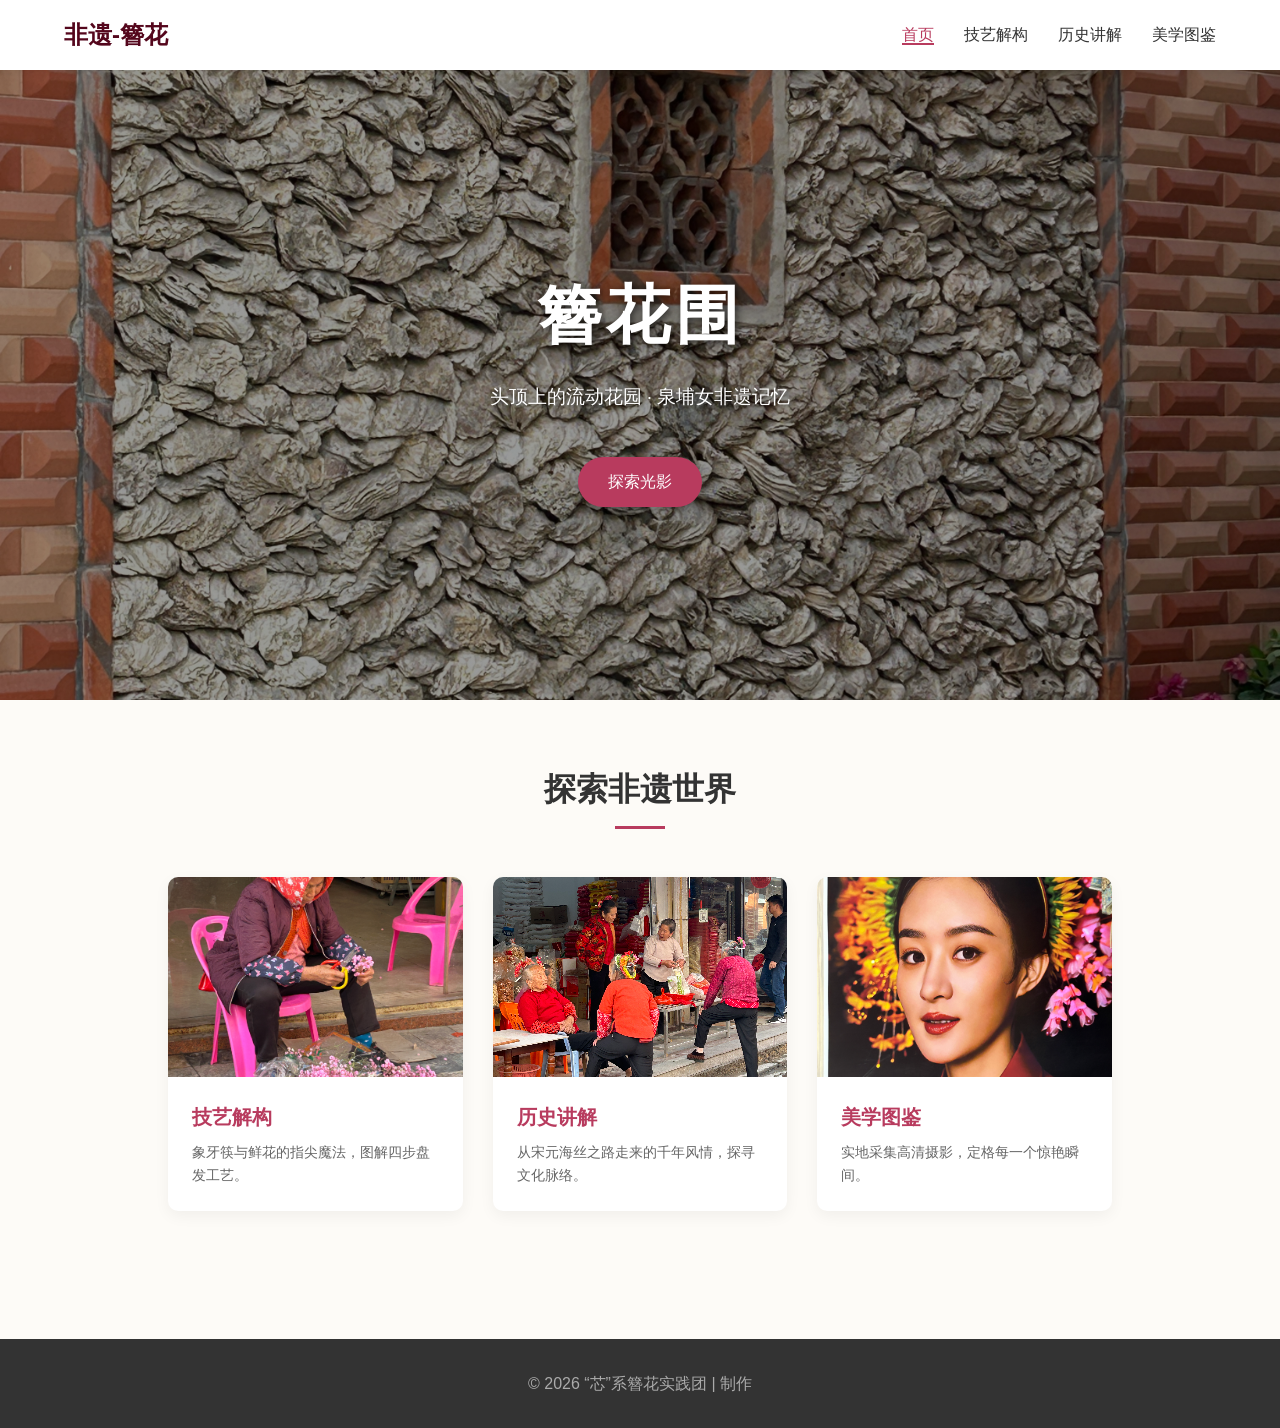
<file: index.html>
<!DOCTYPE html>
<html lang="zh-CN">
<head>
    <meta charset="UTF-8">
    <meta name="viewport" content="width=device-width, initial-scale=1.0">
    <title>簪花·顶上繁花 - 首页</title>
    <link rel="stylesheet" href="style.css">
</head>
<body>
    <nav class="navbar">
        <div class="logo">非遗-簪花</div>
        <ul class="nav-links">
            <li><a href="index.html" class="active">首页</a></li>
            <li><a href="technique.html">技艺解构</a></li>
            <li><a href="history.html">历史讲解</a></li>
            <li><a href="gallery.html">美学图鉴</a></li>
        </ul>
    </nav>

    <header class="hero">
    <div class="hero-bg-animated"></div> <div class="hero-content">
        <h1>簪花围</h1>
        <p>头顶上的流动花园 · 泉埔女非遗记忆</p>
        <a href="gallery.html" class="btn">探索光影</a>
    </div>
</header>

    <section class="container">
        <h2 class="section-title">探索非遗世界</h2>
        <div class="cards-container">
            <a href="technique.html" class="feature-card">
                <div class="card-img" style="background-image: url('images/IMG_9355.JPG');"></div> <h3>技艺解构</h3>
                <p>象牙筷与鲜花的指尖魔法，图解四步盘发工艺。</p>
            </a>
            <a href="history.html" class="feature-card">
                <div class="card-img" style="background-image: url('images/IMG_9357.JPG');"></div> <h3>历史讲解</h3>
                <p>从宋元海丝之路走来的千年风情，探寻文化脉络。</p>
            </a>
            <a href="gallery.html" class="feature-card">
                <div class="card-img" style="background-image: url('images/IMG_9347.JPG');"></div> <h3>美学图鉴</h3>
                <p>实地采集高清摄影，定格每一个惊艳瞬间。</p>
            </a>
        </div>
    </section>

    <footer>
        <p>&copy; 2026 “芯”系簪花实践团 | 制作</p>
    </footer>
</body>
</html>
</file>
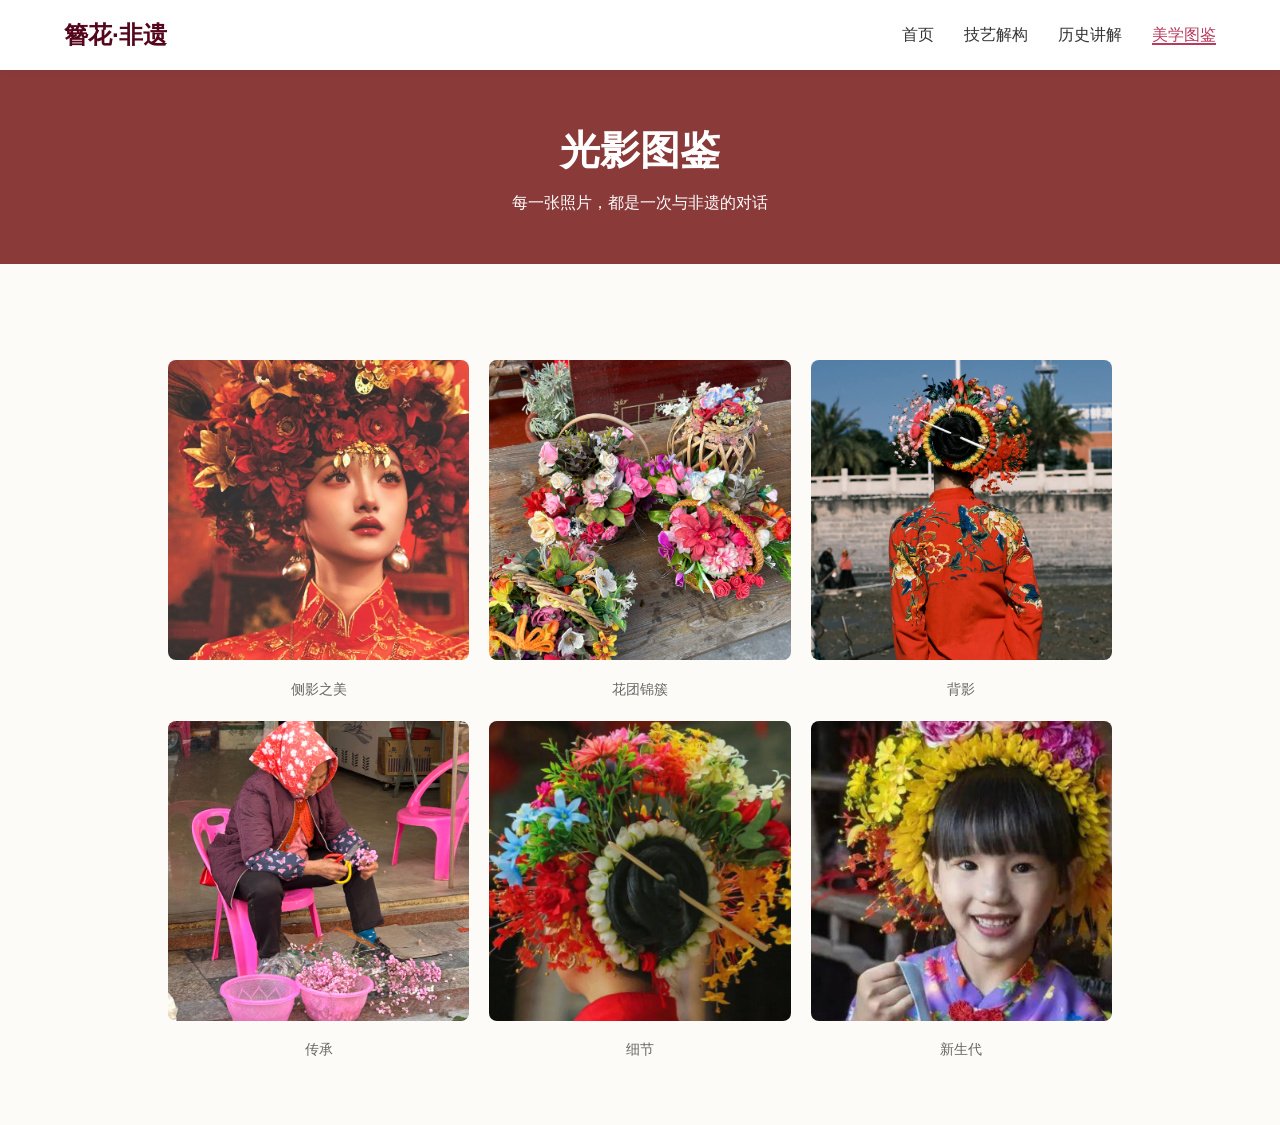
<file: gallery.html>
<!DOCTYPE html>
<html lang="zh-CN">
<head>
    <meta charset="UTF-8">
    <title>美学图鉴 - 簪花</title>
    <link rel="stylesheet" href="style.css">
</head>
<body>
    <nav class="navbar">
        <div class="logo">簪花·非遗</div>
        <ul class="nav-links">
            <li><a href="index.html">首页</a></li>
            <li><a href="technique.html">技艺解构</a></li>
            <li><a href="history.html">历史讲解</a></li>
            <li><a href="gallery.html" class="active">美学图鉴</a></li>
        </ul>
    </nav>

    <div class="page-header">
        <h1>光影图鉴</h1>
        <p>每一张照片，都是一次与非遗的对话</p>
    </div>

    <div class="gallery-grid container">
        <div class="photo-card"><img src="images/IMG_9345.JPG"><p>侧影之美</p></div>
        <div class="photo-card"><img src="images/IMG_9361.JPG"><p>花团锦簇</p></div>
        <div class="photo-card"><img src="images/back.png"><p>背影</p></div>
        <div class="photo-card"><img src="images/IMG_9355.JPG"><p>传承</p></div>
        <div class="photo-card"><img src="images/detail.png"><p>细节</p></div>
        <div class="photo-card"><img src="images/kid.png"><p>新生代</p></div>
    </div>
</body>
</html>
</file>
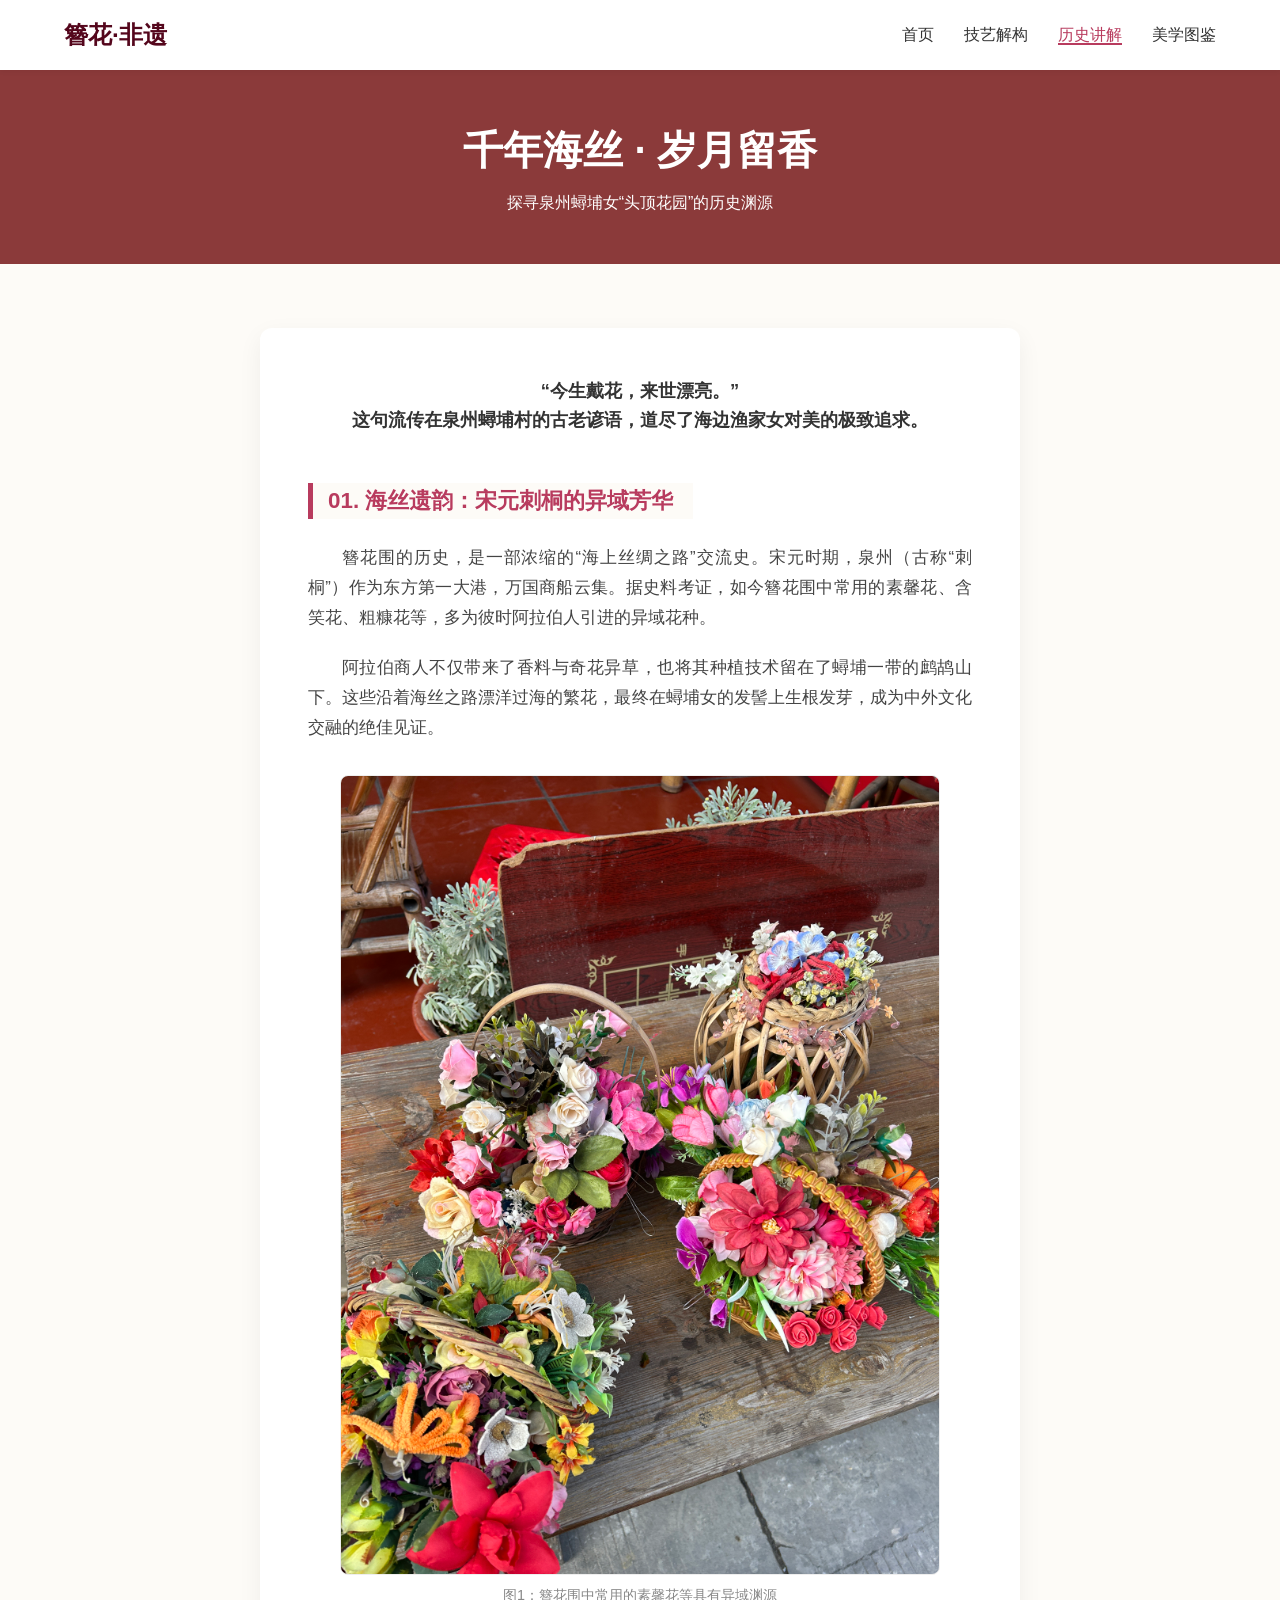
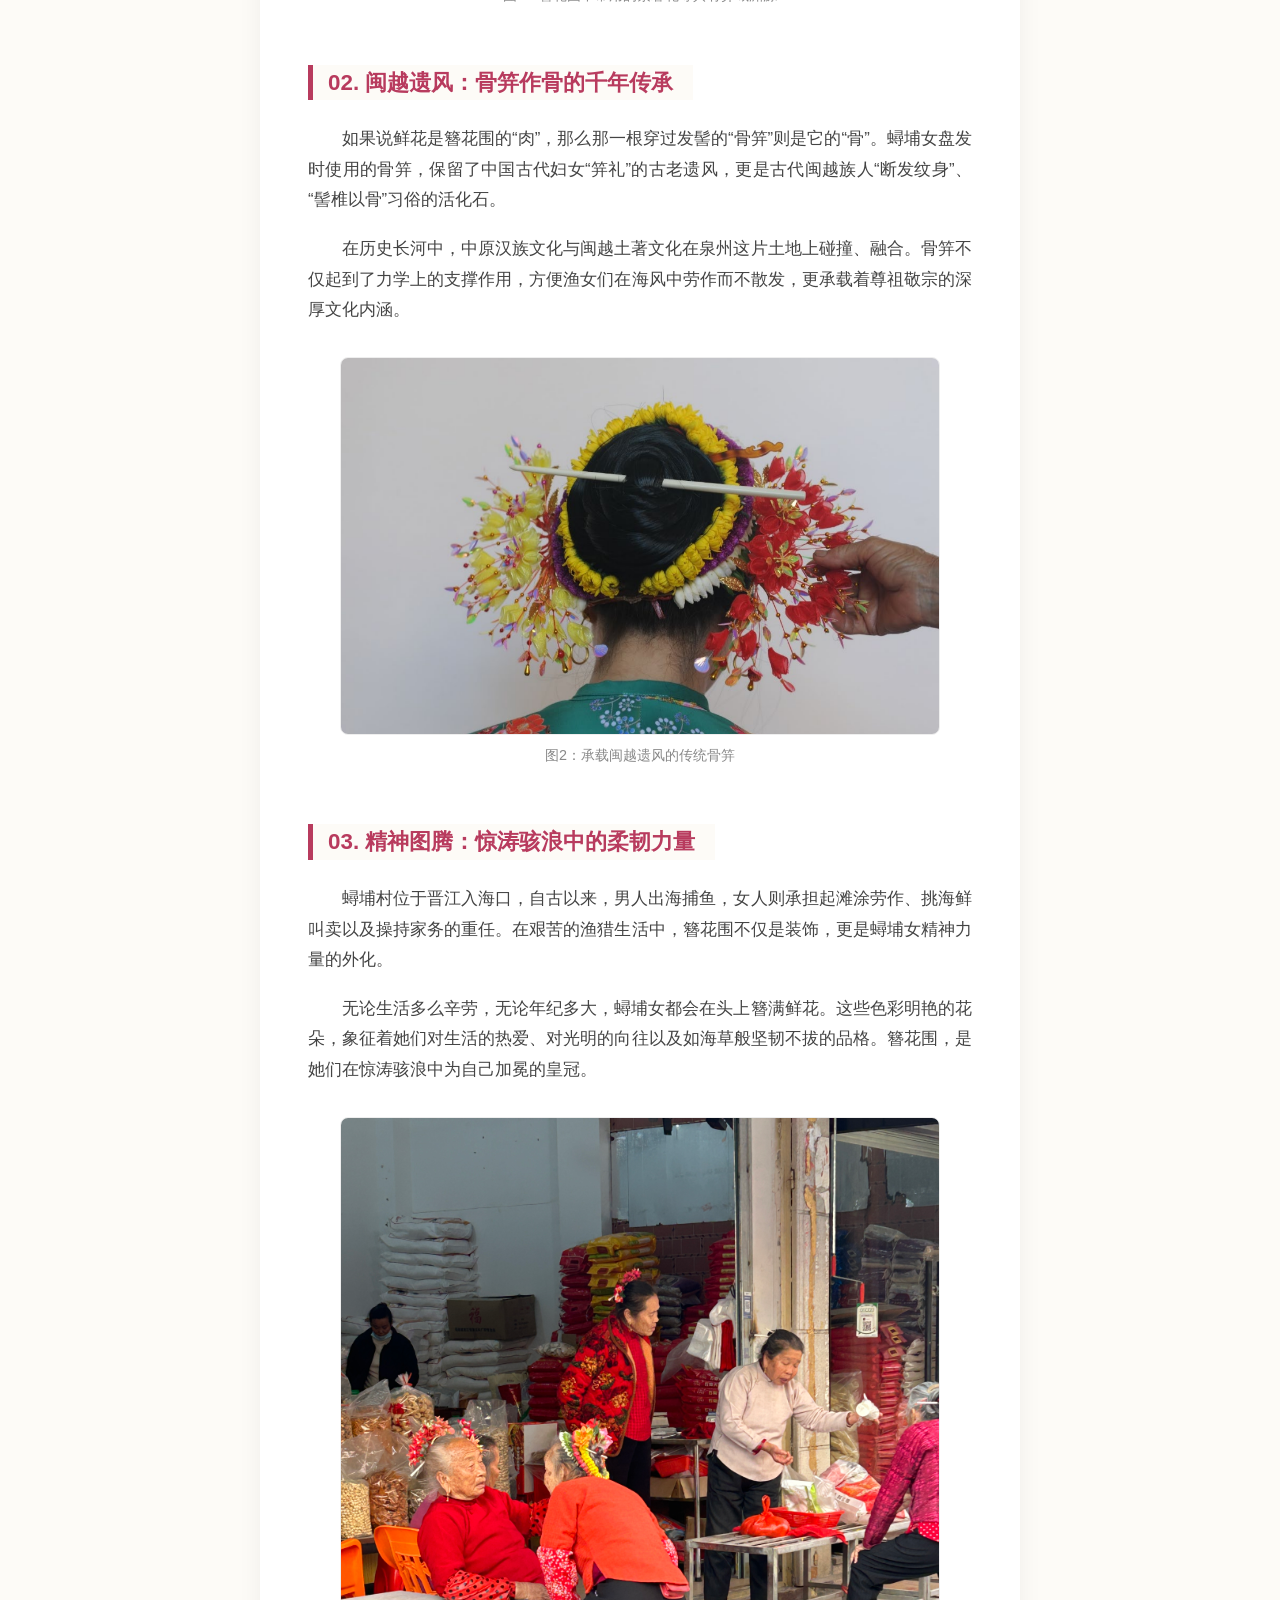
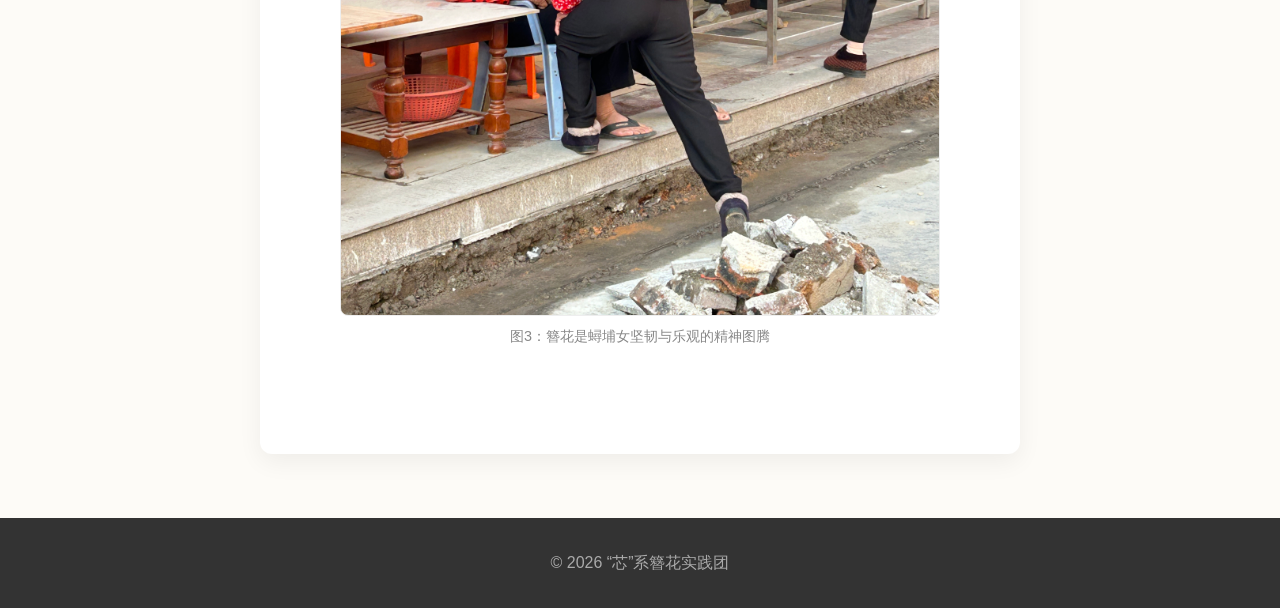
<file: history.html>
<!DOCTYPE html>
<html lang="zh-CN">
<head>
    <meta charset="UTF-8">
    <title>历史渊源 - 簪花</title>
    <link rel="stylesheet" href="style.css">
</head>
<body>
   <nav class="navbar">
        <div class="logo">簪花·非遗</div>
        <ul class="nav-links">
            <li><a href="index.html">首页</a></li>
            <li><a href="technique.html">技艺解构</a></li>
            <li><a href="history.html" class="active">历史讲解</a></li>
            <li><a href="gallery.html">美学图鉴</a></li>
        </ul>
    </nav>

    <div class="page-header" style="background-color: #8b3a3a;"> <h1>千年海丝 · 岁月留香</h1>
        <p>探寻泉州蟳埔女“头顶花园”的历史渊源</p>
    </div>

    <div class="container article-container">
        <div class="pdf-content-wrapper">
            
            <p style="font-size: 1.15rem; color: #333; font-weight: bold; text-align: center; margin-bottom: 3rem;">
                “今生戴花，来世漂亮。”<br>
                这句流传在泉州蟳埔村的古老谚语，道尽了海边渔家女对美的极致追求。
            </p>

            <div class="content-block">
                <h3>01. 海丝遗韵：宋元刺桐的异域芳华</h3>
                <p>簪花围的历史，是一部浓缩的“海上丝绸之路”交流史。宋元时期，泉州（古称“刺桐”）作为东方第一大港，万国商船云集。据史料考证，如今簪花围中常用的素馨花、含笑花、粗糠花等，多为彼时阿拉伯人引进的异域花种。</p>
                <p>阿拉伯商人不仅带来了香料与奇花异草，也将其种植技术留在了蟳埔一带的鹧鸪山下。这些沿着海丝之路漂洋过海的繁花，最终在蟳埔女的发髻上生根发芽，成为中外文化交融的绝佳见证。</p>
                <img src="images/IMG_9361.JPG" alt="海丝起点的繁花" class="article-inline-img">
                <p class="img-caption">图1：簪花围中常用的素馨花等具有异域渊源</p>
            </div>

            <div class="content-block">
                <h3>02. 闽越遗风：骨笄作骨的千年传承</h3>
                <p>如果说鲜花是簪花围的“肉”，那么那一根穿过发髻的“骨笄”则是它的“骨”。蟳埔女盘发时使用的骨笄，保留了中国古代妇女“笄礼”的古老遗风，更是古代闽越族人“断发纹身”、“髻椎以骨”习俗的活化石。</p>
                <p>在历史长河中，中原汉族文化与闽越土著文化在泉州这片土地上碰撞、融合。骨笄不仅起到了力学上的支撑作用，方便渔女们在海风中劳作而不散发，更承载着尊祖敬宗的深厚文化内涵。</p>
                <img src="images/pdf_008.png" alt="传统骨笄" class="article-inline-img">
                <p class="img-caption">图2：承载闽越遗风的传统骨笄</p>
            </div>

            <div class="content-block">
                <h3>03. 精神图腾：惊涛骇浪中的柔韧力量</h3>
                <p>蟳埔村位于晋江入海口，自古以来，男人出海捕鱼，女人则承担起滩涂劳作、挑海鲜叫卖以及操持家务的重任。在艰苦的渔猎生活中，簪花围不仅是装饰，更是蟳埔女精神力量的外化。</p>
                <p>无论生活多么辛劳，无论年纪多大，蟳埔女都会在头上簪满鲜花。这些色彩明艳的花朵，象征着她们对生活的热爱、对光明的向往以及如海草般坚韧不拔的品格。簪花围，是她们在惊涛骇浪中为自己加冕的皇冠。</p>
                <img src="images/IMG_9356.JPG" alt="蟳埔女的笑容" class="article-inline-img">
                <p class="img-caption">图3：簪花是蟳埔女坚韧与乐观的精神图腾</p>
            </div>

        </div>
    </div>

    <footer>
        <p>&copy; 2026 “芯”系簪花实践团</p>
    </footer>
</body>
</html>
</file>
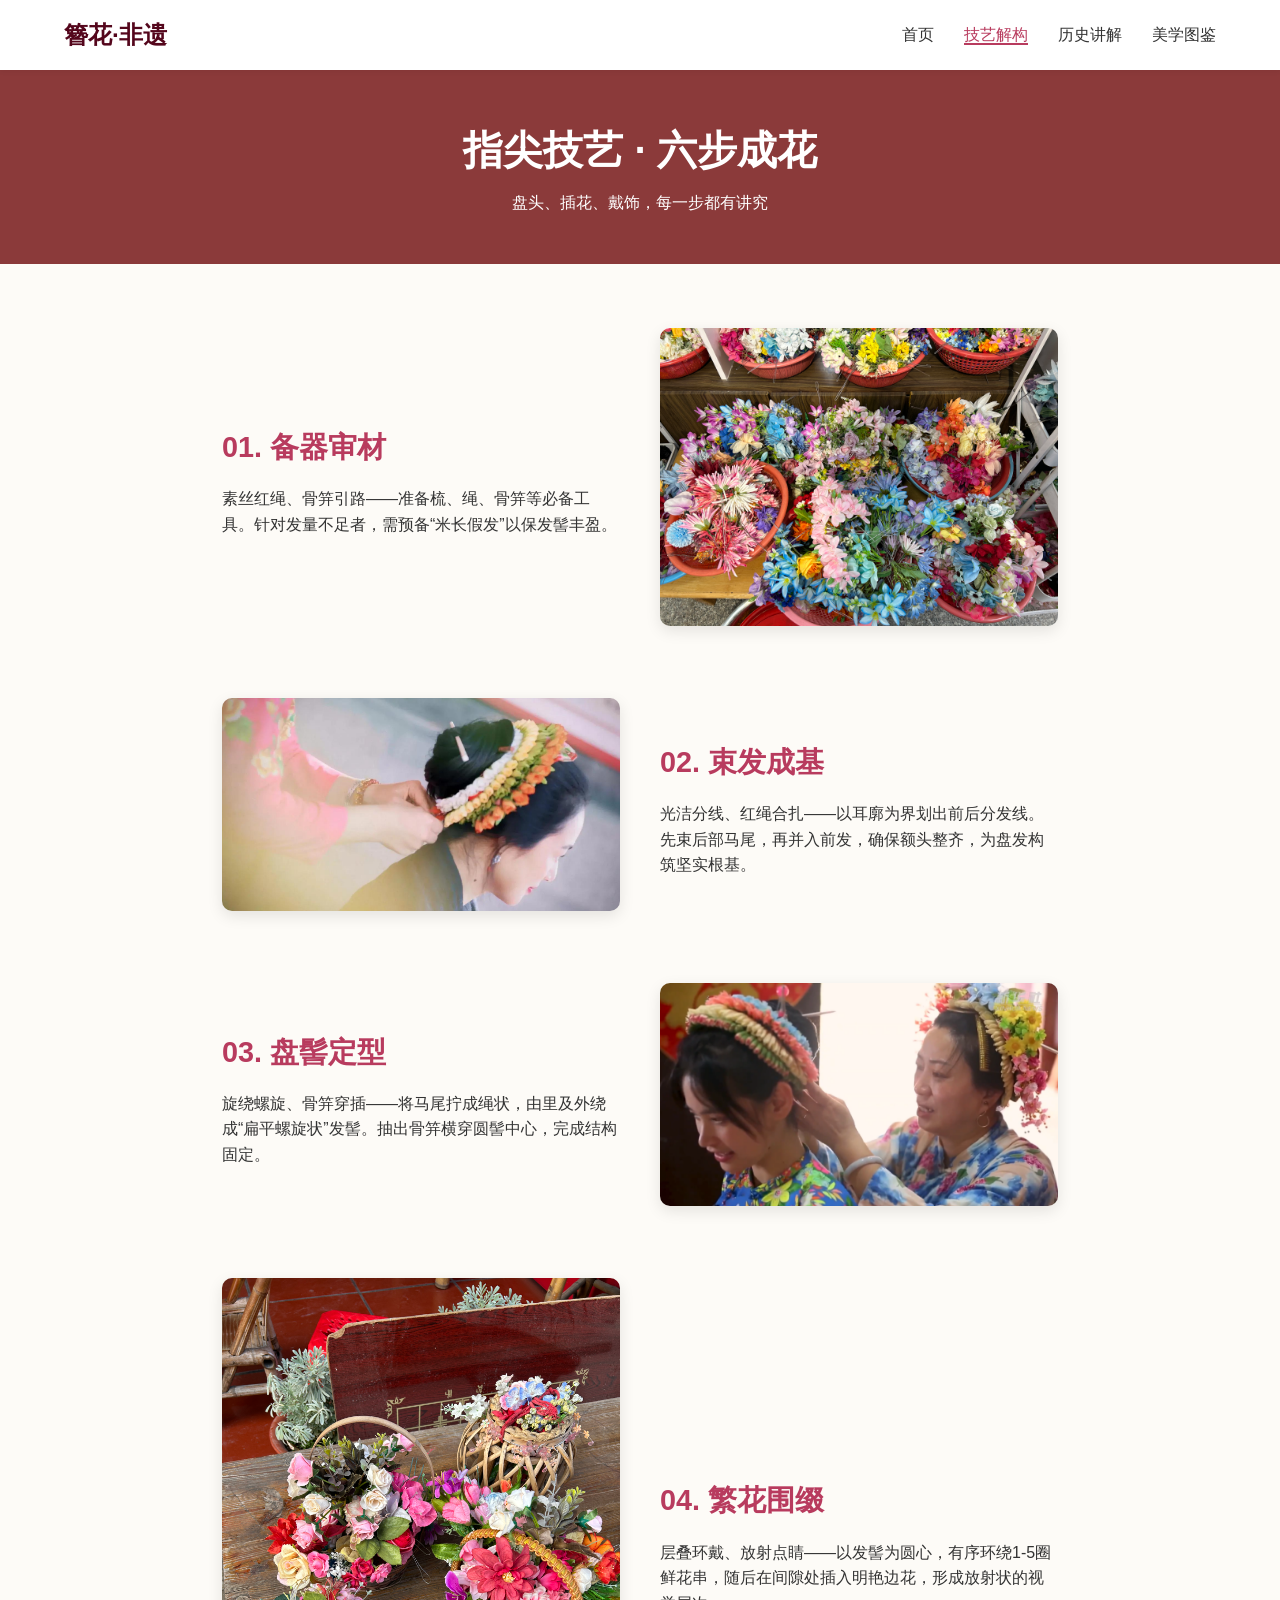
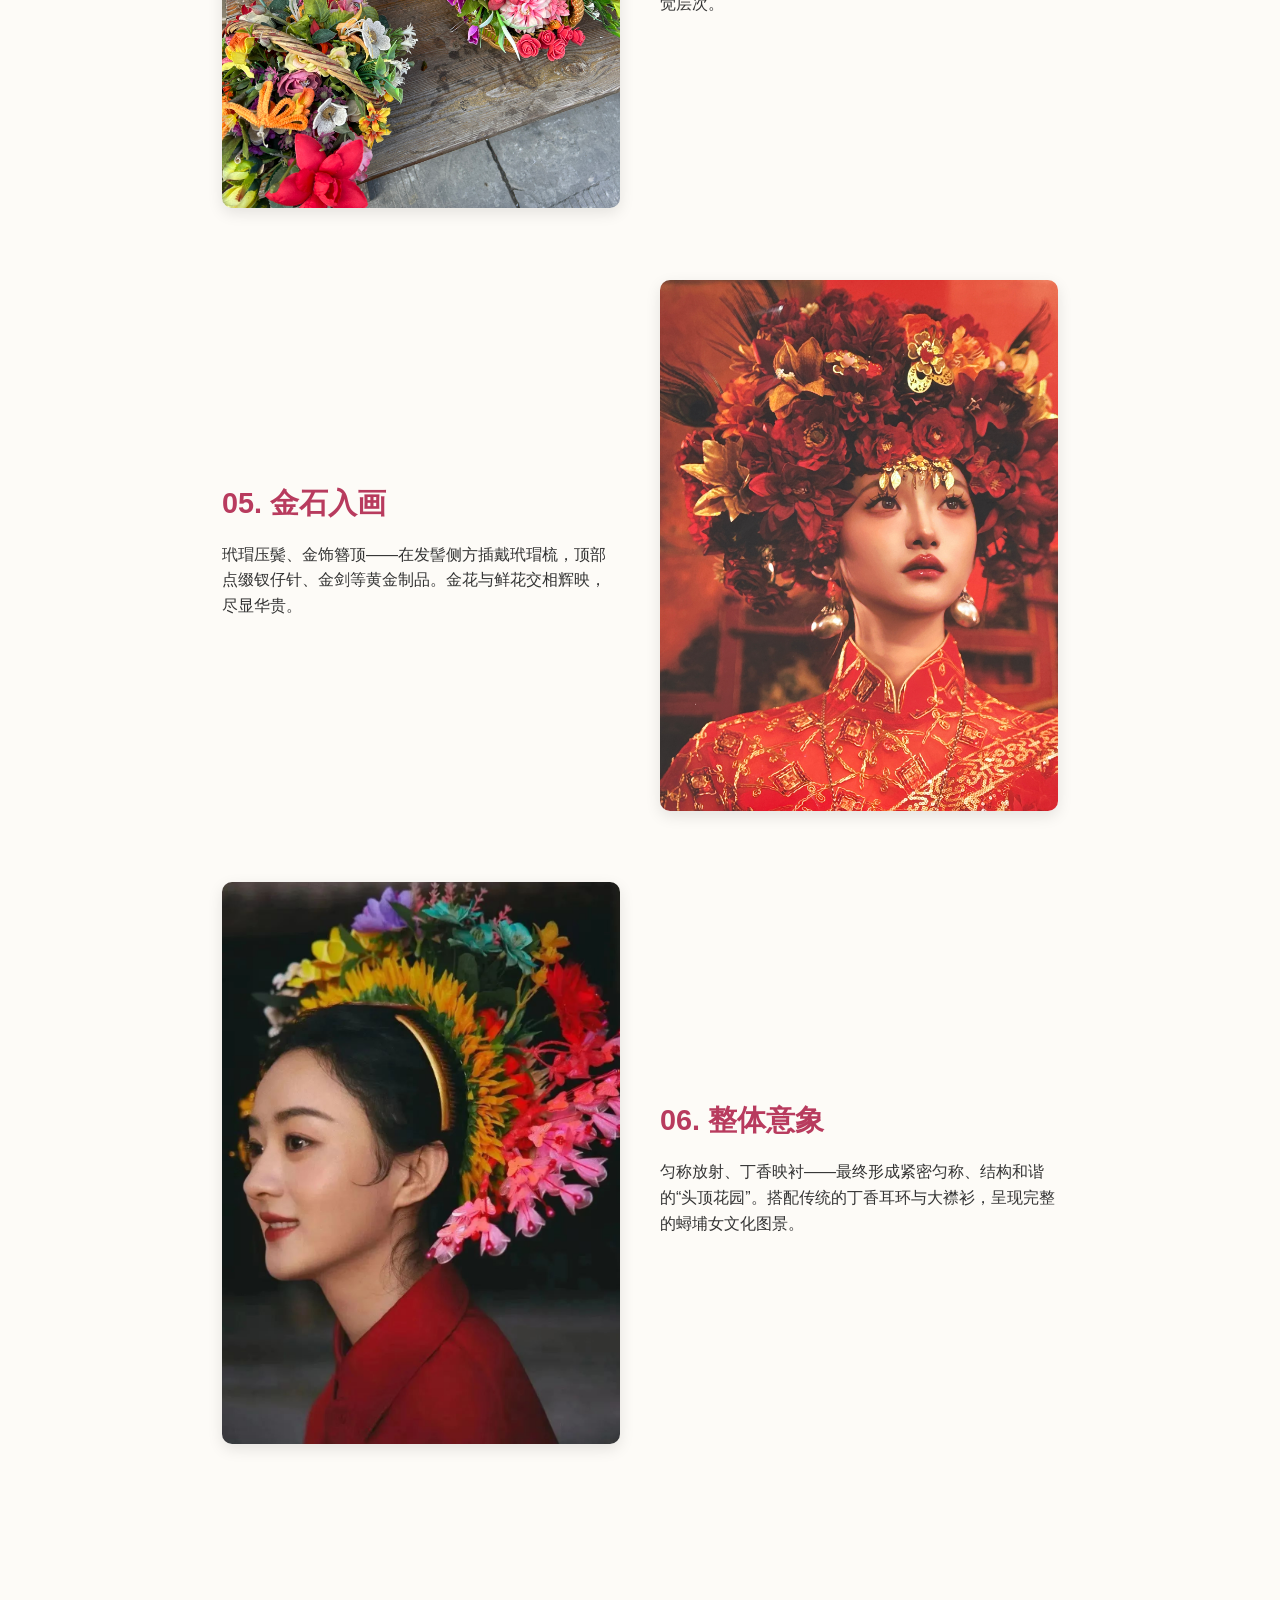
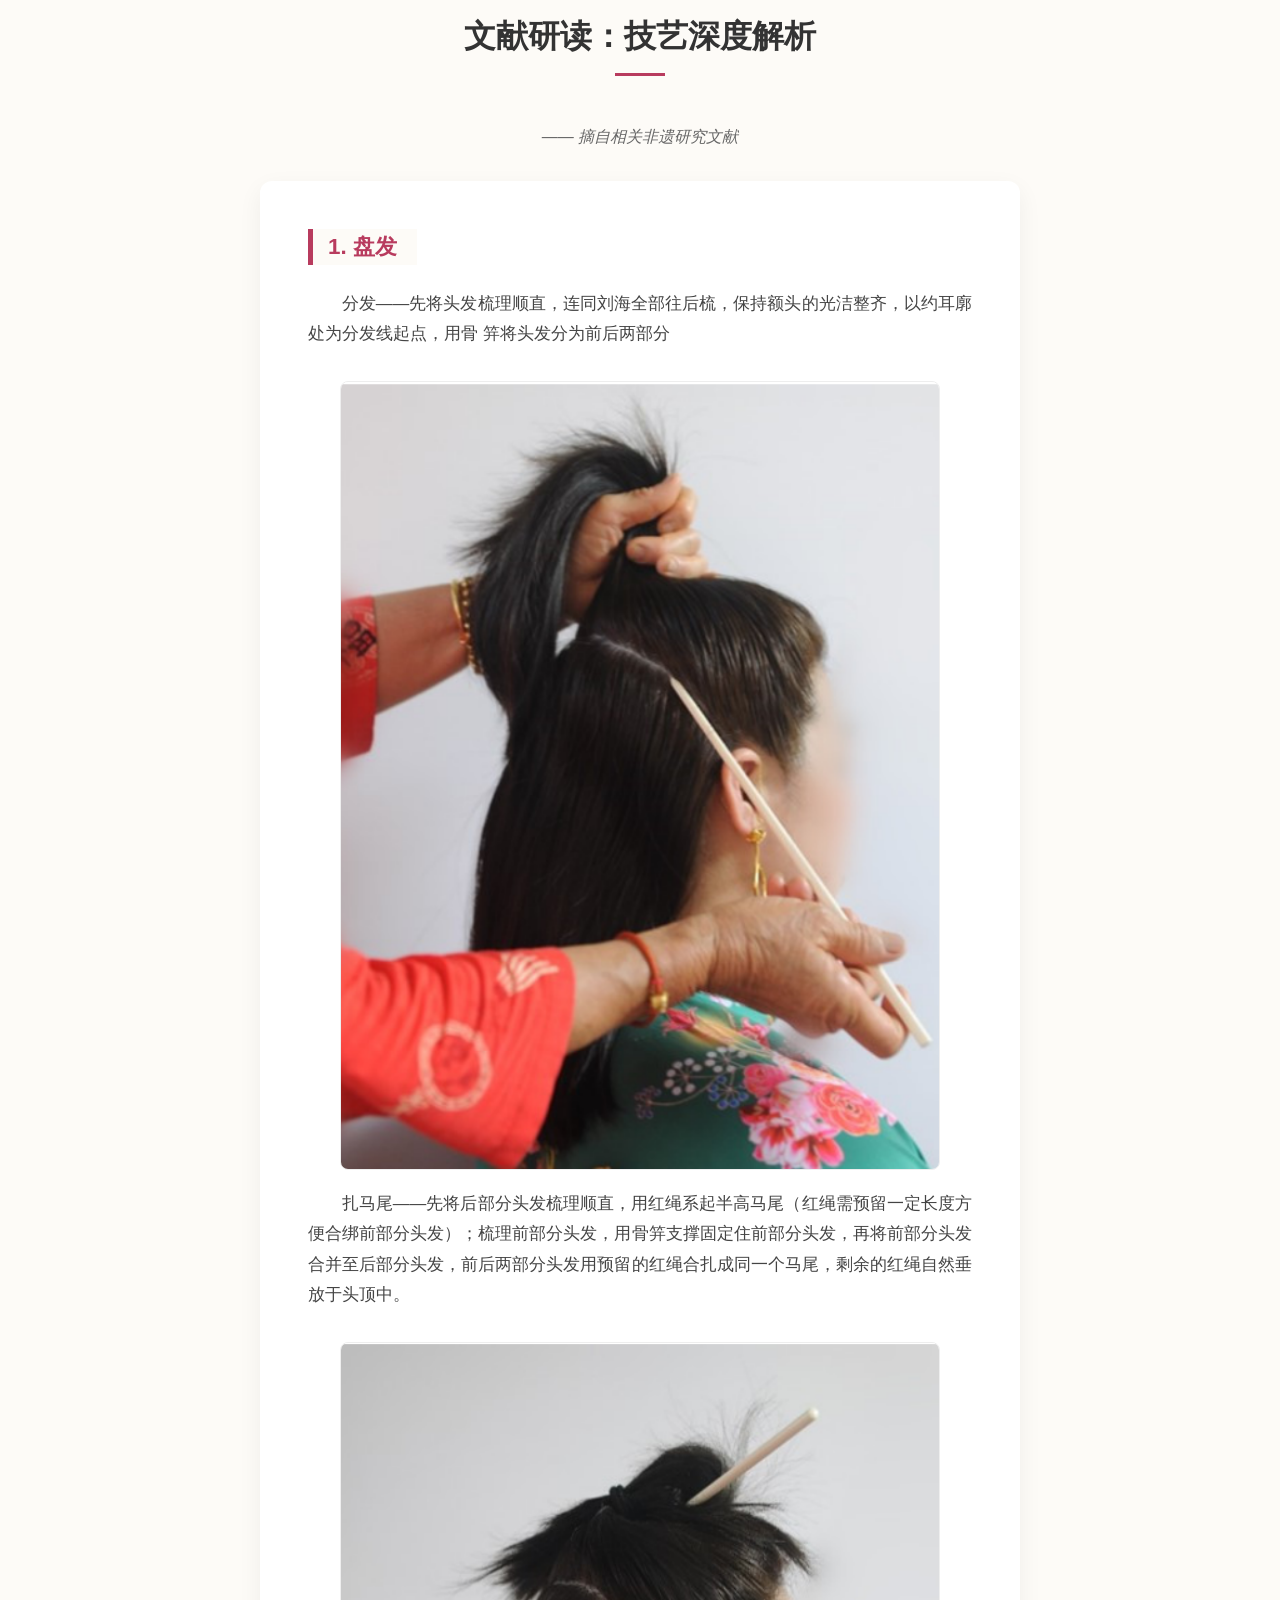
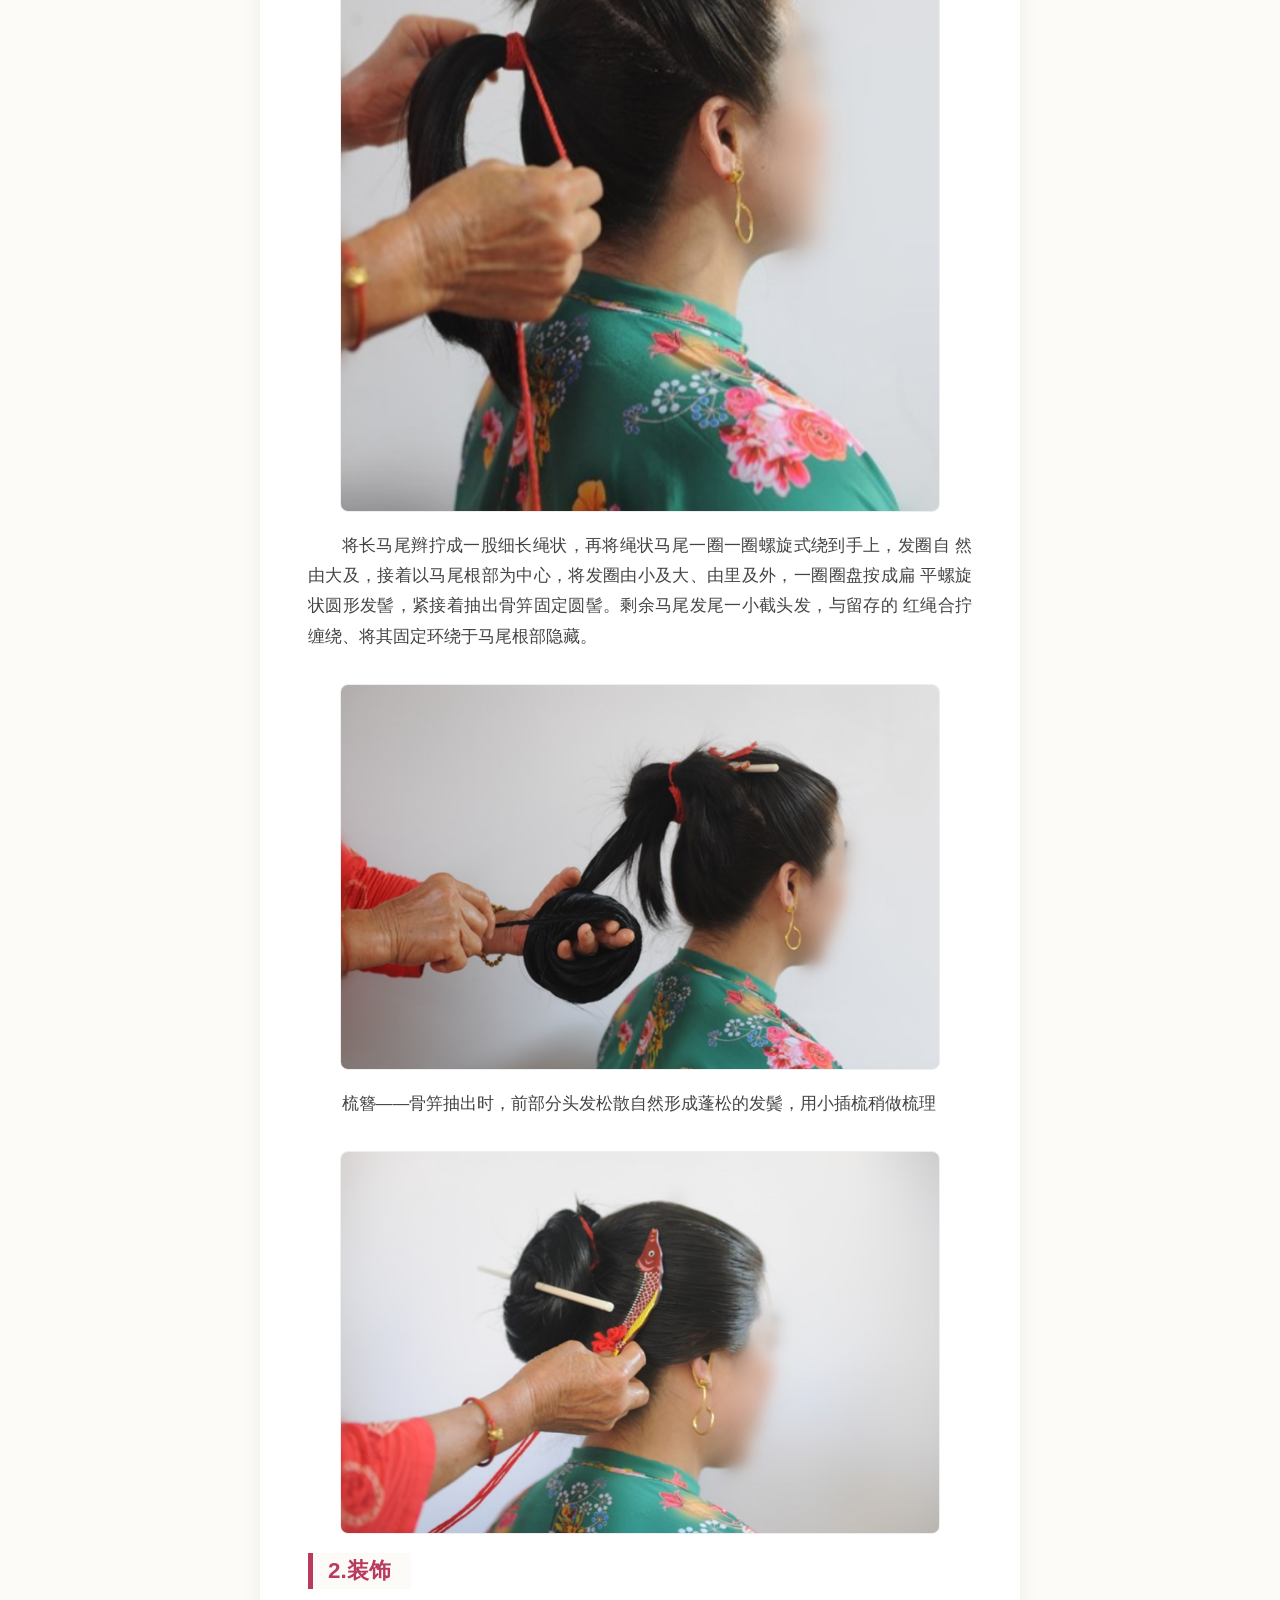
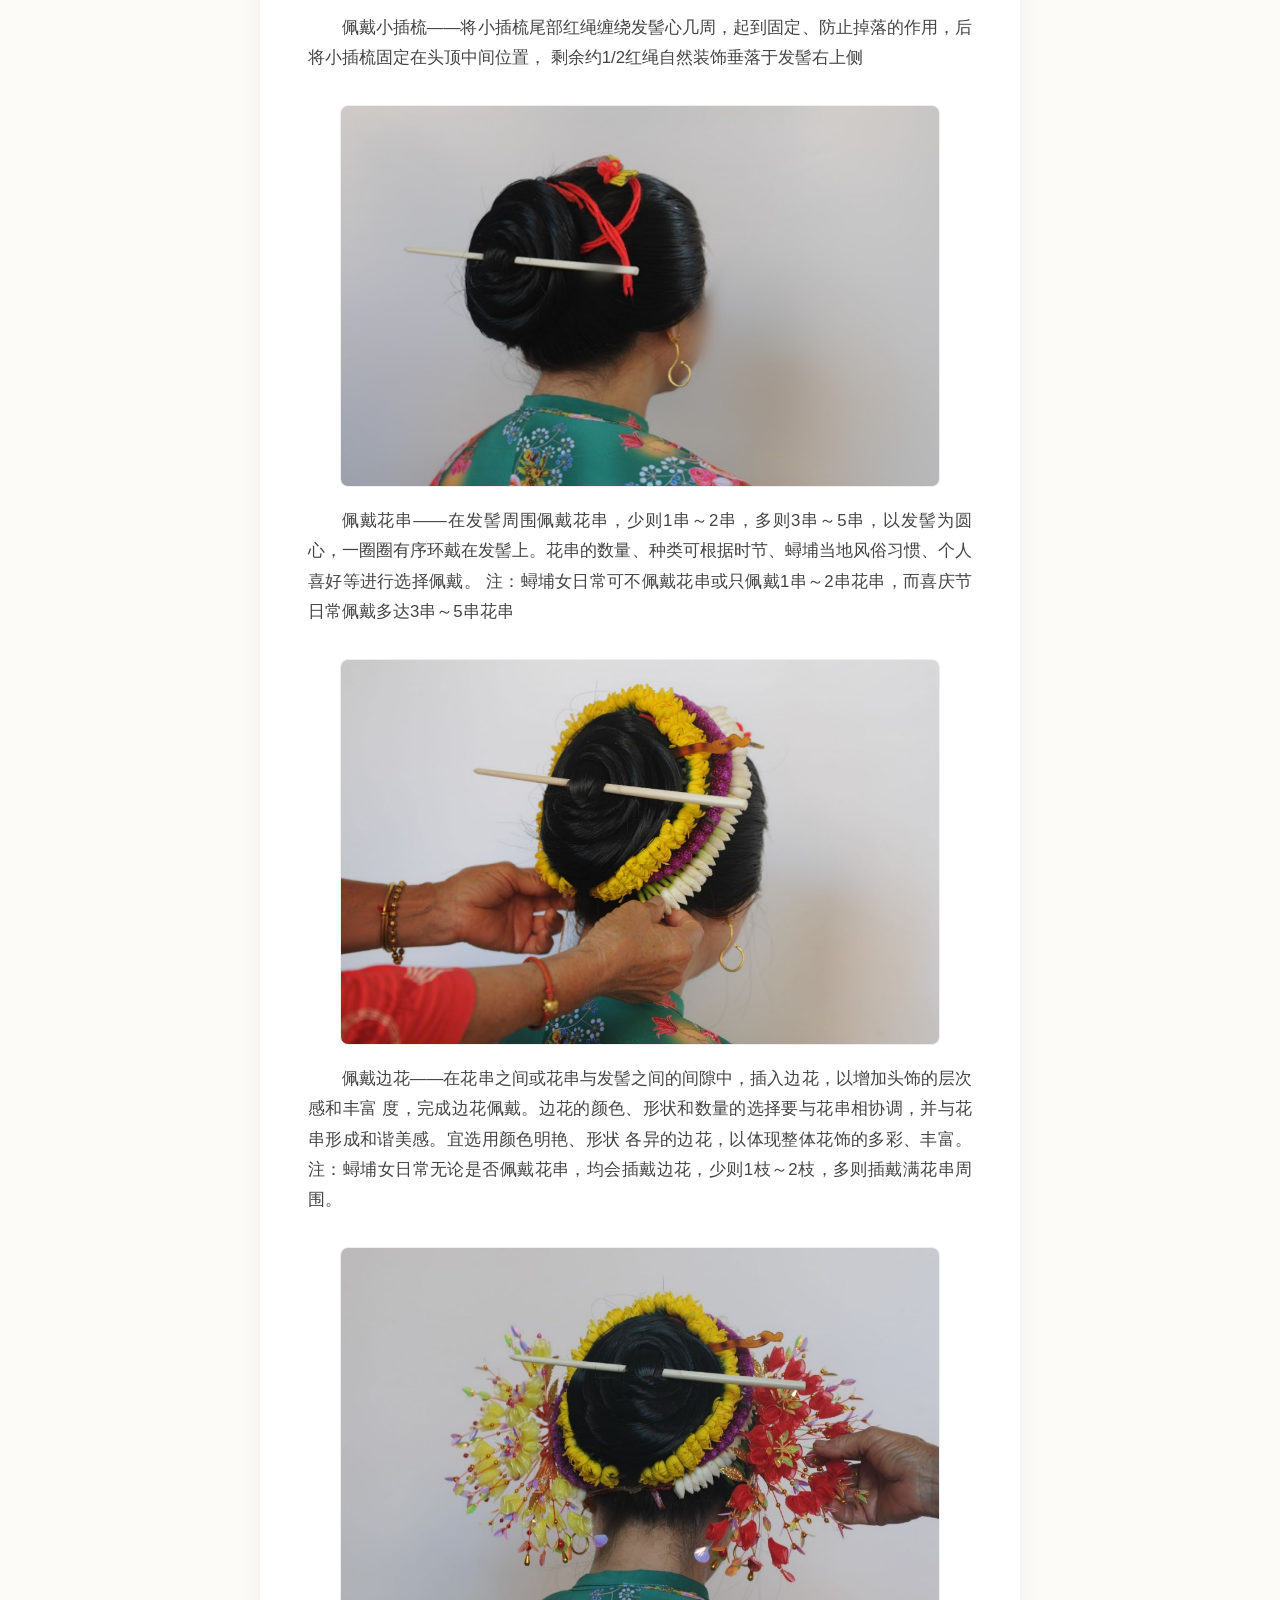
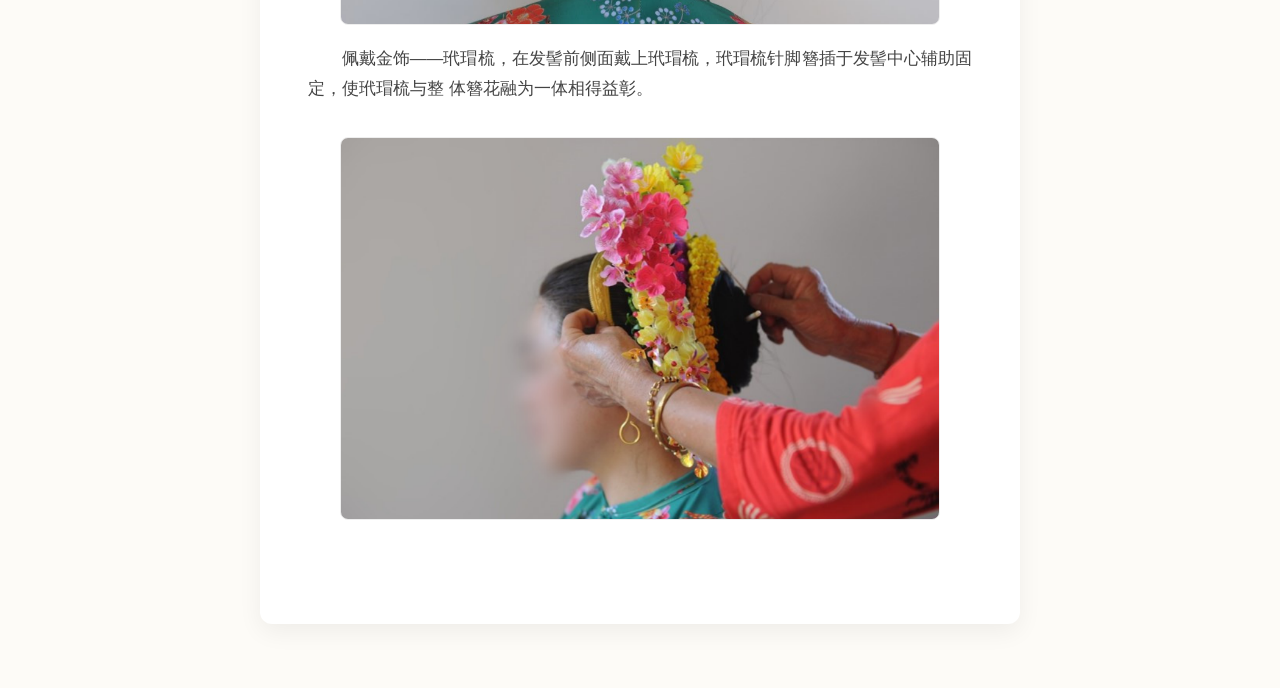
<file: technique.html>
<!DOCTYPE html>
<html lang="zh-CN">
<head>
    <meta charset="UTF-8">
    <title>技艺解构 - 簪花</title>
    <link rel="stylesheet" href="style.css">
</head>
<body>
    <nav class="navbar">
        <div class="logo">簪花·非遗</div>
        <ul class="nav-links">
            <li><a href="index.html">首页</a></li>
            <li><a href="technique.html" class="active">技艺解构</a></li>
            <li><a href="history.html">历史讲解</a></li>
            <li><a href="gallery.html">美学图鉴</a></li>
        </ul>
    </nav>

    <div class="page-header">
        <h1>指尖技艺 · 六步成花</h1>
        <p>盘头、插花、戴饰，每一步都有讲究</p>
    </div>

    <div class="step-container">

        <div class="step-item">
            <div class="step-text">
                <h3>01. 备器审材</h3>
                <p>素丝红绳、骨笄引路——准备梳、绳、骨笄等必备工具。针对发量不足者，需预备“米长假发”以保发髻丰盈。</p>
            </div>
            <div class="step-img">
                <img src="images/IMG_9352.JPG" alt="1"> </div>
        </div>
        
        <div class="step-item reverse"> <div class="step-text">
                <h3>02. 束发成基</h3>
                <p>光洁分线、红绳合扎——以耳廓为界划出前后分发线。先束后部马尾，再并入前发，确保额头整齐，为盘发构筑坚实根基。</p>
            </div>
            <div class="step-img">
                <img src="images/ShuFa.png" alt="2">
            </div>
        </div>

         <div class="step-item"> <div class="step-text">
                <h3>03. 盘髻定型</h3>
                <p>旋绕螺旋、骨笄穿插——将马尾拧成绳状，由里及外绕成“扁平螺旋状”发髻。抽出骨笄横穿圆髻中心，完成结构固定。</p>
            </div>
            <div class="step-img">
                <img src="images/PanZan.png" alt="3">
            </div>
        </div>


         <div class="step-item reverse"> <div class="step-text">
                <h3>04. 繁花围缀</h3>
                <p>层叠环戴、放射点睛——以发髻为圆心，有序环绕1-5圈鲜花串，随后在间隙处插入明艳边花，形成放射状的视觉层次。</p>
            </div>
            <div class="step-img">
                <img src="images/IMG_9361.JPG" alt="4">
            </div>
        </div>

         <div class="step-item"> <div class="step-text">
                <h3>05. 金石入画</h3>
                <p>玳瑁压鬓、金饰簪顶——在发髻侧方插戴玳瑁梳，顶部点缀钗仔针、金剑等黄金制品。金花与鲜花交相辉映，尽显华贵。</p>
            </div>
            <div class="step-img">
                <img src="images/IMG_9345.JPG" alt="5">
            </div>

        </div>

             <div class="step-item reverse"> <div class="step-text">
                <h3>06. 整体意象</h3>
                <p>匀称放射、丁香映衬——最终形成紧密匀称、结构和谐的“头顶花园”。搭配传统的丁香耳环与大襟衫，呈现完整的蟳埔女文化图景。</p>
            </div>
            <div class="step-img">
                <img src="images/P6.png" alt="6">
            </div>
        </div>
    </div>


<div class="container article-container">
        <h2 class="section-title">文献研读：技艺深度解析</h2>
        <p class="subtitle">—— 摘自相关非遗研究文献</p>

        <div class="pdf-content-wrapper">
            
            <div class="content-block">
                <h3>1. 盘发</h3> <p>分发——先将头发梳理顺直，连同刘海全部往后梳，保持额头的光洁整齐，以约耳廓处为分发线起点，用骨
笄将头发分为前后两部分
                <img src="images/pdf_001.png" alt="图1" class="article-inline-img"></p>

               <p>扎马尾——先将后部分头发梳理顺直，用红绳系起半高马尾（红绳需预留一定长度方便合绑前部分头发）；梳理前部分头发，用骨笄支撑固定住前部分头发，再将前部分头发合并至后部分头发，前后两部分头发用预留的红绳合扎成同一个马尾，剩余的红绳自然垂放于头顶中。
                 <img src="images/pdf_002.png" alt="图2" class="article-inline-img"></p>

                <p>将长马尾辫拧成一股细长绳状，再将绳状马尾一圈一圈螺旋式绕到手上，发圈自
                    然由大及，接着以马尾根部为中心，将发圈由小及大、由里及外，一圈圈盘按成扁
                    平螺旋状圆形发髻，紧接着抽出骨笄固定圆髻。剩余马尾发尾一小截头发，与留存的
                    红绳合拧缠绕、将其固定环绕于马尾根部隐藏。
                 <img src="images/pdf_004.png" alt="图3" class="article-inline-img"></p>

                <p>梳簪——骨笄抽出时，前部分头发松散自然形成蓬松的发鬓，用小插梳稍做梳理
                <img src="images/pdf_005.png" alt="图4" class="article-inline-img"></p>

            <div class="content-block">
                <h3>2.装饰</h3> 
                <p>佩戴小插梳——将小插梳尾部红绳缠绕发髻心几周，起到固定、防止掉落的作用，后将小插梳固定在头顶中间位置，
剩余约1/2红绳自然装饰垂落于发髻右上侧
                <img src="images/pdf_006.png" alt="图5" class="article-inline-img"></p>
   
                <p>佩戴花串——在发髻周围佩戴花串，少则1串～2串，多则3串～5串，以发髻为圆心，一圈圈有序环戴在发髻上。花串的数量、种类可根据时节、蟳埔当地风俗习惯、个人喜好等进行选择佩戴。
注：蟳埔女日常可不佩戴花串或只佩戴1串～2串花串，而喜庆节日常佩戴多达3串～5串花串
                <img src="images/pdf_007.png" alt="图6" class="article-inline-img"></p>
                
                <p>佩戴边花——在花串之间或花串与发髻之间的间隙中，插入边花，以增加头饰的层次感和丰富
度，完成边花佩戴。边花的颜色、形状和数量的选择要与花串相协调，并与花串形成和谐美感。宜选用颜色明艳、形状
各异的边花，以体现整体花饰的多彩、丰富。
注：蟳埔女日常无论是否佩戴花串，均会插戴边花，少则1枝～2枝，多则插戴满花串周围。
                <img src="images/pdf_008.png" alt="图7" class="article-inline-img"></p>

                <p>佩戴金饰——玳瑁梳，在发髻前侧面戴上玳瑁梳，玳瑁梳针脚簪插于发髻中心辅助固定，使玳瑁梳与整
体簪花融为一体相得益彰。
                <img src="images/pdf_009.png" alt="图8" class="article-inline-img"></p>
            </div>

            </div>
    </div>


</body>
</html>
</file>
<file: style.css>
/* --- 全局基础 --- */
* { margin: 0; padding: 0; box-sizing: border-box; font-family: "Microsoft YaHei", sans-serif; }
body { background-color: #fdfbf7; color: #333; line-height: 1.6; }
a { text-decoration: none; color: inherit; }

/* --- 导航栏 --- */
.navbar {
    display: flex; justify-content: space-between; align-items: center;
    padding: 1rem 5%; background-color: #fff;
    box-shadow: 0 2px 5px rgba(0,0,0,0.05);
    position: sticky; top: 0; z-index: 1000;
}
.logo { font-size: 1.5rem; font-weight: bold; color: #54061c; }
.nav-links { list-style: none; display: flex; gap: 30px; }
.nav-links a { font-weight: 500; transition: 0.3s; }
.nav-links a:hover, .nav-links a.active { color: #b83b5e; border-bottom: 2px solid #b83b5e; }

/* --- 通用容器 --- */
.container { padding: 4rem 10%; max-width: 1200px; margin: 0 auto; }
.page-header { background-color: #8b3a3a; color: white; text-align: center; padding: 3rem 1rem; margin-bottom: 2rem; }
.page-header h1 { font-size: 2.5rem; margin-bottom: 0.5rem; }
.section-title { text-align: center; font-size: 2rem; margin-bottom: 3rem; color: #333; position: relative; }
.section-title::after { content: ""; display: block; width: 50px; height: 3px; background: #b83b5e; margin: 10px auto 0; }

/* --- 首页：海报区 (Hero Section) --- */
.hero {
    height: 70vh; /* 确保整个hero区域的高度 */
    position: relative; /* 关键：让内部的绝对定位元素（背景和内容）相对于它定位 */
    overflow: hidden; /* 关键：隐藏背景图放大时超出部分，只显示在hero区域内 */
    display: flex; /* 确保内容居中 */
    align-items: center;
    justify-content: center;
    color: white;
    text-align: center;
}

/* 动画背景图层 */
.hero-bg-animated {
    position: absolute; /* 绝对定位，覆盖整个hero区域 */
    top: 0;
    left: 0;
    width: 100%;
    height: 100%;
    background: linear-gradient(rgba(0,0,0,0.4), rgba(0,0,0,0.4)), /* 半透明遮罩 */
                url('images/IMG_9348.JPG'); /* 你的首页背景图 */
    background-size: cover;
    background-position: center;
    z-index: 1; /* 背景在内容下面 */

    /* === 动画效果的核心代码 === */
    animation: breathing-zoom 15s ease-in-out infinite alternate; /* 动画名称 持续时间 缓动函数 循环 次数方向 */
}

/* 动画内容层：确保文字等内容在背景图之上 */
.hero-content {
    position: relative; /* 相对定位，确保在背景图之上 */
    z-index: 2; /* 内容在背景之上 */
    /* 已经有了 hero 的 flex 属性，内容会自动居中 */
}

/* 定义“呼吸灯”动画 */
@keyframes breathing-zoom {
    0% {
        transform: scale(1); /* 初始大小 */
    }
    100% {
        transform: scale(1.1); /* 放大到1.1倍 */
    }
}

/* 继续你之前hero-content内部的样式，比如 h1, p, btn */
.hero-content h1 {
    font-size: 4rem;
    margin-bottom: 1rem;
    letter-spacing: 5px;
    text-shadow: 2px 2px 8px rgba(0,0,0,0.7); /* 给文字加点阴影，更突出 */
}

.hero-content p {
    font-size: 1.2rem;
    margin-bottom: 1.5rem;
    text-shadow: 1px 1px 5px rgba(0,0,0,0.6);
}

.btn {
    padding: 12px 30px;
    background-color: #b83b5e;
    color: white;
    border-radius: 30px;
    margin-top: 20px;
    display: inline-block;
    transition: 0.3s;
    box-shadow: 0 5px 15px rgba(0,0,0,0.3); /* 按钮也加点阴影 */
}
.btn:hover {
    background-color: #d64d72;
    transform: translateY(-2px); /* 按钮悬停上浮 */
}
.hero h1 { font-size: 4rem; margin-bottom: 1rem; letter-spacing: 5px; }
.btn { padding: 12px 30px; background-color: #b83b5e; color: white; border-radius: 30px; margin-top: 20px; display: inline-block; transition: 0.3s; }
.btn:hover { background-color: #d64d72; }

/* --- 首页：三大模块卡片 --- */
.cards-container { display: grid; grid-template-columns: repeat(auto-fit, minmax(280px, 1fr)); gap: 30px; }
.feature-card { background: white; border-radius: 10px; overflow: hidden; box-shadow: 0 5px 15px rgba(0,0,0,0.05); transition: 0.3s; display: block; }
.feature-card:hover { transform: translateY(-5px); box-shadow: 0 10px 20px rgba(0,0,0,0.15); }
.card-img { height: 200px; background-size: cover; background-position: center; background-color: #eee; }
.feature-card h3 { padding: 1.5rem 1.5rem 0.5rem; color: #b83b5e; font-size: 1.25rem; }
.feature-card p { padding: 0 1.5rem 1.5rem; color: #666; font-size: 0.9rem; }

/* --- 技艺页：步骤样式 --- */
.step-container { max-width: 900px; margin: 0 auto; padding: 2rem; }
.step-item { display: flex; align-items: center; gap: 40px; margin-bottom: 4rem; }
.step-item.reverse { flex-direction: row-reverse; } /* 图文左右颠倒 */
.step-text { flex: 1; }
.step-text h3 { font-size: 1.8rem; color: #b83b5e; margin-bottom: 1rem; }
.step-img { flex: 1; }
.step-img img { width: 100%; border-radius: 10px; box-shadow: 0 5px 15px rgba(0,0,0,0.1); }

/* --- 历史页：文章样式 --- */
.article-container { max-width: 800px; margin: 4rem auto; padding: 0 20px; }
.subtitle { text-align: center; color: #666; font-style: italic; margin-bottom: 2rem; }
.article-img { width: 100%; border-radius: 8px; margin-bottom: 2rem; }
.article-content h3 { color: #72142f; margin-top: 2rem; margin-bottom: 1rem; border-left: 4px solid #b83b5e; padding-left: 10px; }
.article-content p { margin-bottom: 1.5rem; text-align: justify; font-size: 1.1rem; }

/* --- 图鉴页：网格 --- */
.gallery-grid { display: grid; grid-template-columns: repeat(auto-fill, minmax(250px, 1fr)); gap: 20px; }
.photo-card img { width: 100%; height: 300px; object-fit: cover; border-radius: 8px; transition: 0.3s; }
.photo-card:hover img { transform: scale(1.03); }
.photo-card p { text-align: center; margin-top: 10px; color: #666; font-size: 0.9rem; }

/* --- 底部 --- */
footer { text-align: center; padding: 2rem; background: #333; color: #aaa; margin-top: 4rem; }

/* --- 文献解析板块专属排版 --- */
.pdf-content-wrapper {
    background: #ffffff;
    padding: 3rem;
    border-radius: 12px;
    box-shadow: 0 8px 25px rgba(0,0,0,0.06); /* 淡淡的高级阴影 */
    text-align: left; /* 覆盖外层容器的居中，让文字左对齐 */
}

.content-block {
    margin-bottom: 3.5rem; /* 每个小节之间的间距 */
}

.content-block h3 {
    color: #b83b5e;
    font-size: 1.4rem;
    margin-bottom: 1.5rem;
    border-left: 5px solid #b83b5e; /* 左侧加一条红线装饰 */
    padding-left: 15px;
    background-color: #fdfbf7; /* 标题带点底色 */
    display: inline-block;
    padding-right: 20px;
}

.content-block p {
    text-align: justify; /* 两端对齐，看起来更整齐 */
    line-height: 1.8;    /* 行距拉开，阅读不累 */
    color: #444;
    margin-bottom: 1.2rem;
    text-indent: 2em;    /* 中文标准的：首行空两格 */
    font-size: 1.05rem;
}

.article-inline-img {
    width: 100%;
    max-width: 600px;    /* 图片不能无限大，最大 600px */
    display: block;
    margin: 2rem auto 0.5rem; /* 图片居中显示 */
    border-radius: 8px;
    border: 1px solid #eee; /* 给截图加个极细的边框，显得精细 */
}

.img-caption {
    text-align: center !important; /* 图片说明居中 */
    font-size: 0.9rem !important;
    color: #888 !important;
    text-indent: 0 !important;     /* 图片说明不需要首行缩进 */
    margin-bottom: 2rem !important;
}

/* 手机端适配：屏幕变小时，内边距缩小 */
@media (max-width: 768px) {
    .pdf-content-wrapper {
        padding: 1.5rem;
    }
}
</file>
